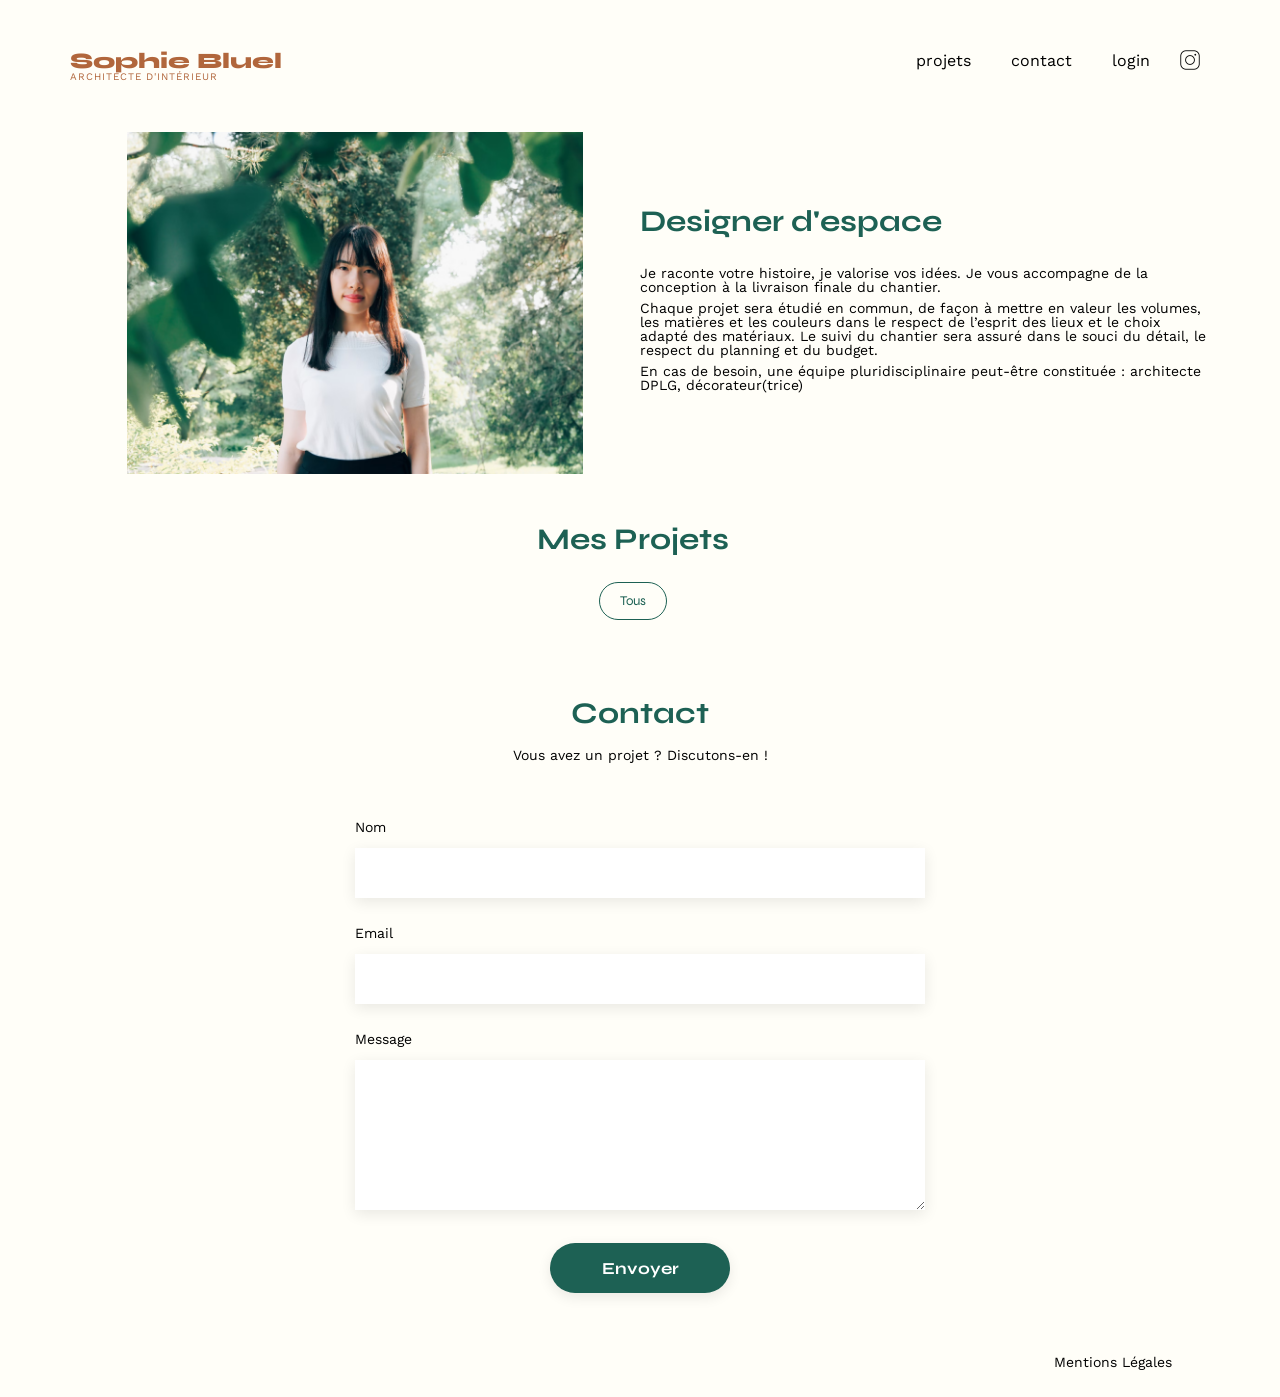
<file: FrontEnd/index.html>
<!DOCTYPE html>
<html lang="fr">
  <head>
    <meta charset="UTF-8" />
    <title>Sophie Bluel - Architecte d'intérieur</title>
    <meta name="viewport" content="width=device-width, initial-scale=1.0" />
    <link rel="preconnect" href="https://fonts.googleapis.com" />
    <link rel="preconnect" href="https://fonts.gstatic.com" crossorigin />
    <link
      href="https://fonts.googleapis.com/css2?family=Syne:wght@700;800&family=Work+Sans&display=swap"
      rel="stylesheet"
    />
    <link
      rel="stylesheet"
      href="https://cdnjs.cloudflare.com/ajax/libs/font-awesome/6.6.0/css/all.min.css"
      integrity="sha512-Kc323vGBEqzTmouAECnVceyQqyqdsSiqLQISBL29aUW4U/M7pSPA/gEUZQqv1cwx4OnYxTxve5UMg5GT6L4JJg=="
      crossorigin="anonymous"
      referrerpolicy="no-referrer"
    />
    <meta name="description" content="" />
    <link rel="stylesheet" href="./assets/style.css" />
    <link rel="stylesheet" href="./assets/css/index.css" />
  </head>

  <body>
    <div id="modifier" class="modifier">
      <button>
        <span><i class="fa-regular fa-pen-to-square"></i></span
        ><span class="edit">Mode édition</span>
      </button>
    </div>

    <header>
      <h1>Sophie Bluel <span>Architecte d'intérieur</span></h1>
      <nav>
        <ul>
          <li>
            <a href="#portfolio">projets</a>
          </li>
          <li>
            <a href="#contact">contact </a>
          </li>
          <li id="login-url"><a href="./login.html">login</a></li>
          <li id="logout" class="logout"><a href="./index.html">logout</a></li>
          <li><img src="./assets/icons/instagram.png" alt="Instagram" /></li>
        </ul>
      </nav>
    </header>

    <main>
      <section id="introduction">
        <figure>
          <img src="./assets/images/sophie-bluel.png" alt="" />
        </figure>
        <article>
          <h2>Designer d'espace</h2>
          <p>
            Je raconte votre histoire, je valorise vos idées. Je vous accompagne
            de la conception à la livraison finale du chantier.
          </p>
          <p>
            Chaque projet sera étudié en commun, de façon à mettre en valeur les
            volumes, les matières et les couleurs dans le respect de l’esprit
            des lieux et le choix adapté des matériaux. Le suivi du chantier
            sera assuré dans le souci du détail, le respect du planning et du
            budget.
          </p>
          <p>
            En cas de besoin, une équipe pluridisciplinaire peut-être constituée
            : architecte DPLG, décorateur(trice)
          </p>
        </article>
      </section>

      <section id="portfolio">
        <header class="heading">
          <h2>Mes Projets</h2>

          <button id="open-modal">
            <span>
              <i class="fa-regular fa-pen-to-square"></i>
            </span>
            <span>Modifier</span>
          </button>
        </header>

        <ul id="categories" class="filter">
          <li id="categorie">
            <button id="all-work" class="category__btn" data-category="0">
              Tous
            </button>
          </li>
        </ul>
        <div id="work" class="gallery"></div>

        <div id="modal">
          <div id="modal-content">
            <button id="close-modal">
              <i class="fa-solid fa-xmark"></i>
            </button>
            <div id="modal-gallery">
              <h2 class="modal-title">Galerie photo</h2>
              <ul id="modal-images"></ul>
            </div>

            <div class="modal-footer">
              <div>
                <button id="add-photo">Ajouter une photo</button>
              </div>
            </div>
          </div>
        </div>

        <div id="overflow-modal">
          <div id="second-modal-content">
            <button id="return-second-modal">
              <i class="fa-solid fa-arrow-left"></i>
            </button>
            <button id="second-close-modal">
              <i class="fa-solid fa-xmark"></i>
            </button>
            <div class="modal-title">
              <h2 class="modal-title">Ajout photo</h2>
            </div>

            <!-- Contenu de la deuxième modale -->
            <div class="modal-header">
              <i class="fa-regular fa-image" id="imageIcon"></i>
              <div id="imageContainer"></div>
              <input
                type="file"
                id="fileInput"
                name="image"
                accept="image/**"
              />
              <button id="add-photo-modal">+ Ajouter photo</button>
              <span> jpg, png: 4mo max</span>
            </div>

            <form id="create-works-form">
              <label for="file">Titre</label>
              <input
                type="text"
                id="title"
                name="title"
                placeholder=""
                required
              />
              <label for="category">Catégorie</label>
              <select id="category" name="category" required></select>
              <div id="error_submit"></div>
              <div class="create-works-btn">
                <div>
                  <button
                    class="unenabled-button"
                    type="submit"
                    id="create-works"
                  >
                    Valider
                  </button>
                </div>
              </div>
            </form>
          </div>
        </div>
      </section>

      <section id="contact">
        <h2>Contact</h2>
        <p>Vous avez un projet ? Discutons-en !</p>
        <form action="#" method="post">
          <label for="name">Nom</label>
          <input type="text" name="name" id="name" />
          <label for="email">Email</label>
          <input type="email" name="email" id="email" />
          <label for="message">Message</label>
          <textarea name="message" id="message" cols="30" rows="10"></textarea>
          <input type="submit" value="Envoyer" />
        </form>
      </section>
    </main>

    <footer>
      <nav>
        <ul>
          <li>Mentions Légales</li>
        </ul>
      </nav>
    </footer>
    <script src="./assets/script/index.js"></script>
  </body>
</html>
</file>
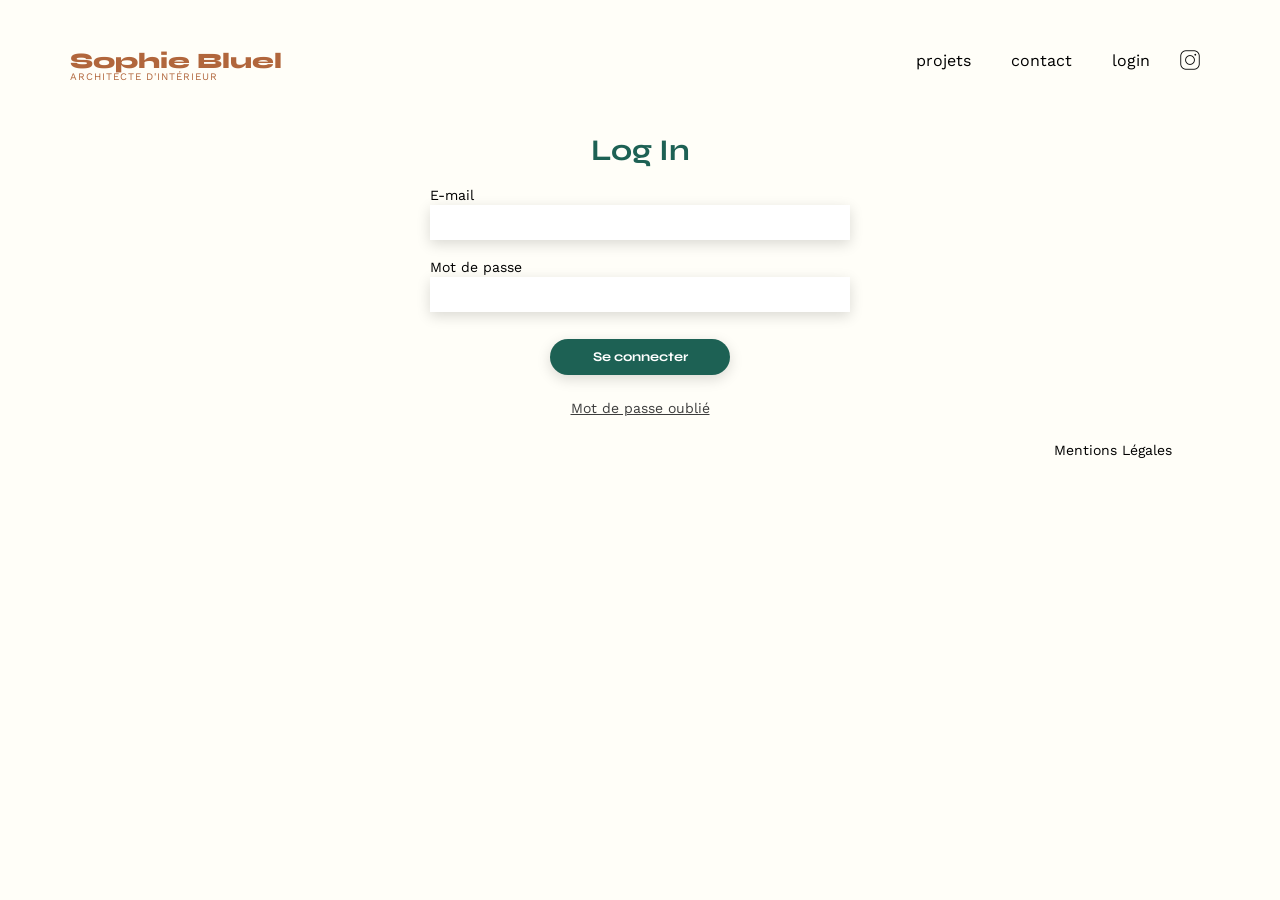
<file: FrontEnd/login.html>
<!DOCTYPE html>
<html lang="fr">

<head>
    <meta charset="UTF-8">
    <title>Sophie Bluel - Architecte d'intérieur</title>
    <meta name="viewport" content="width=device-width, initial-scale=1.0">
    <link rel="preconnect" href="https://fonts.googleapis.com">
    <link rel="preconnect" href="https://fonts.gstatic.com" crossorigin>
    <link href="https://fonts.googleapis.com/css2?family=Syne:wght@700;800&family=Work+Sans&display=swap"
        rel="stylesheet">
    <meta name="description" content="">
    <link rel="stylesheet" href="./assets/style.css">
    <link rel="stylesheet" href="./assets/css/index.css" />


</head>

<body>

    <header>

        <h1>Sophie Bluel <span>Architecte d'intérieur</span></h1>

        <nav>
            <ul>
                <li><a href="index.html#portfolio">projets</a></li>
                <li><a href="index.html#contact">contact</a></li>
                <li><a class="login-focus" href="login.html">login</a></li>
                <li><img src="./assets/icons/instagram.png" alt="Instagram"></li>
            </ul>
        </nav>
    </header>

    <main>

        <form id="login">

            <h2>Log In</h2>
            <div id="success-message"></div>
            <div class="email">
                <label for="email">E-mail</label>
                <input type="email" name="email" id="email">
            </div>
            <div class="password">
                <label for="password">Mot de passe</label>
                <input type="password" name="password" id="password" required>
            </div>

            <input type="submit" value="Se connecter" id="submit">

            <a href="#">Mot de passe oublié</a>
            <p id="error"></p>

        </form>
    </main>

    <footer>
        <nav>
            <ul>
                <li>Mentions Légales</li>
            </ul>
        </nav>
    </footer>

    <script src="./assets/script/login.js"></script>

</body>

</html>
</file>
<file: FrontEnd/assets/style.css>
/* http://meyerweb.com/eric/tools/css/reset/
v2.0 | 20110126
   License: none (public domain)
*/

html,
body,
div,
span,
applet,
object,
iframe,
h1,
h2,
h3,
h4,
h5,
h6,
p,
blockquote,
pre,
a,
abbr,
acronym,
address,
big,
cite,
code,
del,
dfn,
em,
img,
ins,
kbd,
q,
s,
samp,
small,
strike,
strong,
sub,
sup,
tt,
var,
b,
u,
i,
center,
dl,
dt,
dd,
ol,
ul,
li,
fieldset,
form,
label,
legend,
table,
caption,
tbody,
tfoot,
thead,
tr,
th,
td,
article,
aside,
canvas,
details,
embed,
figure,
figcaption,
footer,
header,
hgroup,
menu,
nav,
output,
ruby,
section,
summary,
time,
mark,
audio,
video {
  margin: 0;
  padding: 0;
  border: 0;
  font-size: 100%;
  font: inherit;
  vertical-align: baseline;
}

/* HTML5 display-role reset for older browsers */
article,
aside,
details,
figcaption,
figure,
footer,
header,
hgroup,
menu,
nav,
section {
  display: block;
}

body {
  line-height: 1;
}

.edit {
  margin-left: 10px;

}

#modal {
  display: none;
  position: fixed;
  z-index: 100;
  left: 0;
  top: 0;
  right: 0;
  bottom: 0;
  overflow: auto;
  background-color: rgba(0, 0, 0, 0.4);
  transition: opacity 1s ease-in-out;
}

#modal-content,
#second-modal-content {
  display: flex;
  flex-direction: column;
  position: relative;
  z-index: 999;
  background-color: #fefefe;
  border-radius: 15px;
  margin: 15% auto;
  padding: 70px;
  border: 1px solid #888;
  width: 40%;
  min-height: 50%;
}

#imageContainer {
  height: 100px;
  width: 100px;
}

#imageContainer img {
  height: 100%;
  width: 100%;
  object-fit: cover;
}

#modal-content #close-modal {
  position: absolute;
  top: 10px;
  right: 10px;
  font-size: 30px;
  background-color: transparent;
  border: none;
  cursor: pointer;
}

#modal-gallery h2 {
  text-align: center;
  font-size: 20px;
  margin-bottom: 20px;
}

#modal-gallery ul {
  display: grid;
  gap: 20px;
  grid-template-columns: repeat(5, 1fr);
}

#modal-gallery ul li {
  position: relative;
  width: 100%;
  height: 100%;
}

#modal-gallery ul li span {
  position: absolute;
  top: 0;
  right: 0;
  background-color: rgba(0, 0, 0, 0.5);
  color: #ffffff;
  padding: 5px;
  cursor: pointer;
}

#modal-gallery ul li img {
  width: 100%;
  height: 100%;
  object-fit: cover;
}

.modal-footer {
  display: flex;
  justify-content: center;
  align-items: center;
  width: 100%;
  margin-top: 80px;
  border-top: #1d6154 solid 1px;
  padding: 35px 0;
}

#open-second-modal {
  display: flex;
  justify-content: center;
  align-items: center;
  background-color: #1d6154;
  color: #ffffff;
  font-size: 18px;
  border-radius: 60px;
  padding: 12px 40px;
}

#add-photo {
  display: flex;
  justify-content: center;
  align-items: center;
  background-color: #1d6154;
  color: #ffffff;
  font-size: 14px;
  font-family: syne;
  border-radius: 60px;
  padding: 5px 50px;
}

#overflow-modal {
  display: none;
  position: fixed;
  z-index: 100;
  left: 0;
  top: 0;
  right: 0;
  bottom: 0;
  overflow: auto;
  background-color: rgba(0, 0, 0, 0.4);
  transition: opacity 1s ease-in-out;
  opacity: 0;
}

.modal-title {
  display: flex;
  justify-content: center;
  align-items: center;
  margin-bottom: 20px;
}

.modal-title h2 {
  color: #000000;
  font-size: 20px;
}

#return-second-modal {
  position: absolute;
  top: 10px;
  left: 10px;
  font-size: 21px;
  background-color: transparent;
  border: none;
  cursor: pointer;
}

#close-modal,
#second-close-modal {
  position: absolute;
  top: 10px;
  right: 10px;
  font-size: 21px;
  background-color: transparent;
  border: none;
  cursor: pointer;
}

.modal-header {
  display: flex;
  flex-direction: column;
  justify-content: center;
  align-items: center;
  background: #e8f1f7;
  padding: 40px 0;
}

.modal-header i {
  font-size: 50px;
  color:#B9C5CC;
  margin-bottom: 10px;
  cursor: pointer;
}

.modal-header button {
  background-color: #cbd6dc;
  color: #306685;
  border: none;
  cursor: pointer;
  margin-bottom: 5px;
  padding: 5px 20px;
  border-radius: 50px;
}

#create-works-form {
  display: flex;
  flex-direction: column;
  justify-content: center;
  padding: 20px 0px;
}

#create-works-form label {
  margin-bottom: 5px;
  font-size: 18px;
}

#create-works-form input {
  margin-bottom: 5px;
  padding: 10px;
  font-size: 18px;
  border-radius: 5px;
  border: none;
  box-shadow: 2px 2px 5px rgba(0, 0, 0, 0.15);
}

#create-works-form select {
  margin-bottom: 5px;
  padding: 10px;
  font-size: 18px;
  border-radius: 5px;
  background-color: transparent;
  border: none;
  box-shadow: 2px 2px 5px rgba(0, 0, 0, 0.15);
}

#create-works-form .create-works-btn {
  display: flex;
  justify-content: center;
  align-items: center;
}

#create-works-form button {
  margin-top: 20px;
  background-color: #a7a7a7;
  color: #ffffff;
  border: none;
  cursor: pointer;
  margin-bottom: 5px;
  padding: 10px 20px;
  border-radius: 50px;
  width: 200px;
  font-family: 'syne';
  font-weight: 700;
  font-size: 18px;
}

.unenabled-button {
  margin-top: 20px;
  background-color: #cbd6dc;
  color: #ffffff;
  border: none;
  cursor: pointer;
  margin-bottom: 5px;
  padding: 10px 20px;
  border-radius: 50px;
  width: 200px;
}

.enabled-button {
  margin-top: 20px;
  background-color: #1d6154 !important;
  color: #ffffff;
  border: none;
  cursor: pointer;
  margin-bottom: 5px;
  padding: 10px 20px;
  border-radius: 50px;
  width: 200px;
}

ol,
ul {
  list-style: none;
}

blockquote,
q {
  quotes: none;
}

blockquote:before,
blockquote:after,
q:before,
q:after {
  content: "";
  content: none;
}

table {
  border-collapse: collapse;
  border-spacing: 0;
}

/** end reset css**/
body {
  max-width: 1140px;
  margin: auto;
  font-family: "Work Sans";
  font-size: 14px;
}

header {
  display: flex;
  justify-content: space-between;
  margin: 50px 0;
}

.modifier {
  display: flex;
  justify-content: center;
  align-items: center;
  background-color: #000000;
  padding: 12px 0px;
}

.modifier button {
  background-color: transparent;
  color: #ffffff;
  font-size: 18px;
  border: none;
}

section {
  margin: 50px 0;
}

h1 {
  display: flex;
  flex-direction: column;
  font-family: "Syne";
  font-size: 22px;
  font-weight: 800;
  color: #b1663c;
}

h1 > span {
  font-family: "Work Sans";
  font-size: 10px;
  letter-spacing: 0.1em;
  font-weight: 400;
  text-transform: uppercase;
}

h2 {
  font-family: "Syne";
  font-weight: 700;
  font-size: 30px;
  color: #1d6154;
}

.modal-title {
	font-family: Work Sans;
	font-size: 26px;
	font-weight: 400;
	line-height: 30.5px;
	text-align: center;
	color: #000000
}

nav ul {
  display: flex;
  align-items: center;
  list-style-type: none;
  font-family: "work sans";
}

nav a {
  text-decoration: none;
  color: #000000;
  padding: 0 10px;
  font-size: 16px;
  font-weight: 400;
}

nav li {
  padding: 0 10px;
  font-weight: 300;
  font-size: 14px;
}

nav a:hover {
  color: #000000;
  font-weight: 700;
  cursor: pointer;
}

.logout {
  display: none;
}

#fileInput {
  display: none;
}

nav img {
  width: 20px;
}

nav li:visited {
  color: #000000;
  cursor: pointer;
}

#introduction {
  display: flex;
  align-items: center;
}

#introduction figure {
  flex: 1;
}

#introduction img {
  display: block;
  margin: auto;
  width: 80%;
}

#introduction article {
  flex: 1;
}

#introduction h2 {
  margin-bottom: 1em;
}

#introduction p {
  margin-bottom: 0.5em;
}

#portfolio h2 {
  text-align: center;
  margin-right: 15px;
}

.heading {
  display: flex;
  justify-content: center;
  align-items: center;
  margin-bottom: 2em;
}

.heading button {
  border: none;
  background-color: transparent;
  color: #1d6154;
}

.heading button span {
  margin-right: 10px;
  color: #000000;
}
.heading button span {
  margin-right: 10px;
  color: #000000;
}
.filter {
  display: flex;
  width: 80%;
  margin: auto;
  justify-content: center;
  align-items: center;
  margin-bottom: 2em;
}

.filter button {
  padding: 10px 20px;
  font-family: 'syne';
  /*background-color: #1D6154; */
  background-color: transparent;
  border: 1px solid #1d6154;
  border-radius: 60px;
  margin-right: 15px;
  cursor: pointer;
}

.category__btn {
  background-color: transparent;
  /* Couleur de fond initiale */
  color: #1d6154;
}

.category__btn.active {
  background-color: #1d6154;
  color: #ffffff;
  /* Couleur de fond lorsque le bouton est actif */
}

.btn-all {
  background-color: #1d6154 !important;
  color: #ffffff;
}

.gallery {
  width: 100%;
  display: grid;
  grid-template-columns: 1fr 1fr 1fr;
  grid-column-gap: 20px;
  grid-row-gap: 20px;
}

.gallery img {
  width: 100%;
}

#contact {
  width: 50%;
  margin: auto;
}

#contact > * {
  text-align: center;
}

#contact h2 {
  margin-bottom: 20px;
}

#contact form {
  text-align: left;
  margin-top: 30px;
  display: flex;
  flex-direction: column;
}

#contact input {
  height: 50px;
  font-size: 1.2em;
  border: none;
  box-shadow: 0px 4px 14px rgba(0, 0, 0, 0.09);
}

#contact label {
  margin: 2em 0 1em 0;
}

#contact textarea {
  border: none;
  box-shadow: 0px 4px 14px rgba(0, 0, 0, 0.09);
}

input[type="submit"] {
  font-family: "Syne";
  font-weight: 700;
  color: white;
  background-color: #1d6154;
  margin: 2em auto;
  width: 180px;
  text-align: center;
  border-radius: 60px;
}

footer nav ul {
  display: flex;
  justify-content: flex-end;
  margin: 2em;
}

footer nav li {
  display: flex;
  justify-content: space-between;
  align-items: center;  
  padding: 0 10px;
  font-weight: 400;
  font-size: 14px;
  

  color: #000000;
  cursor: pointer;

}
</file>
<file: FrontEnd/assets/css/index.css>
body {
  background-color: #FFFEF8;
  font-family: work sans;
}

#login {
  display: flex;
  flex-direction: column;
  align-items: center;
  margin-top: 50px;
  width: 100%;
}
#login h2 {
  margin-bottom: 20px;
  color: #1d6154;
  font-family: Syne;
  font-size: 30px;
  font-weight: 700;
  line-height: 36px;
  text-align: center;
}
#login .email {
  margin-bottom: 20px;
  display: flex;
  flex-direction: column;
}
#login .email label {
  margin-bottom: 3px;
}
#login .password {
  margin-bottom: 0px;
  display: flex;
  flex-direction: column;
}
#login .password label {
  margin-bottom: 3px;
}
#login input {
  padding: 10px;
  width: 400px;
  border: 1px;
  box-shadow: 0px 4px 14px 0px rgba(0, 0, 0, 0.15);
}
#login input[type=submit] {
  width: 180px;
  border-radius: 60px;
}
#login a {
  color: #3D3D3D;
}
#login a:hover {
  color: #1d6154;
}

* {
  padding: 0;
  margin: 0;
}
</file>
